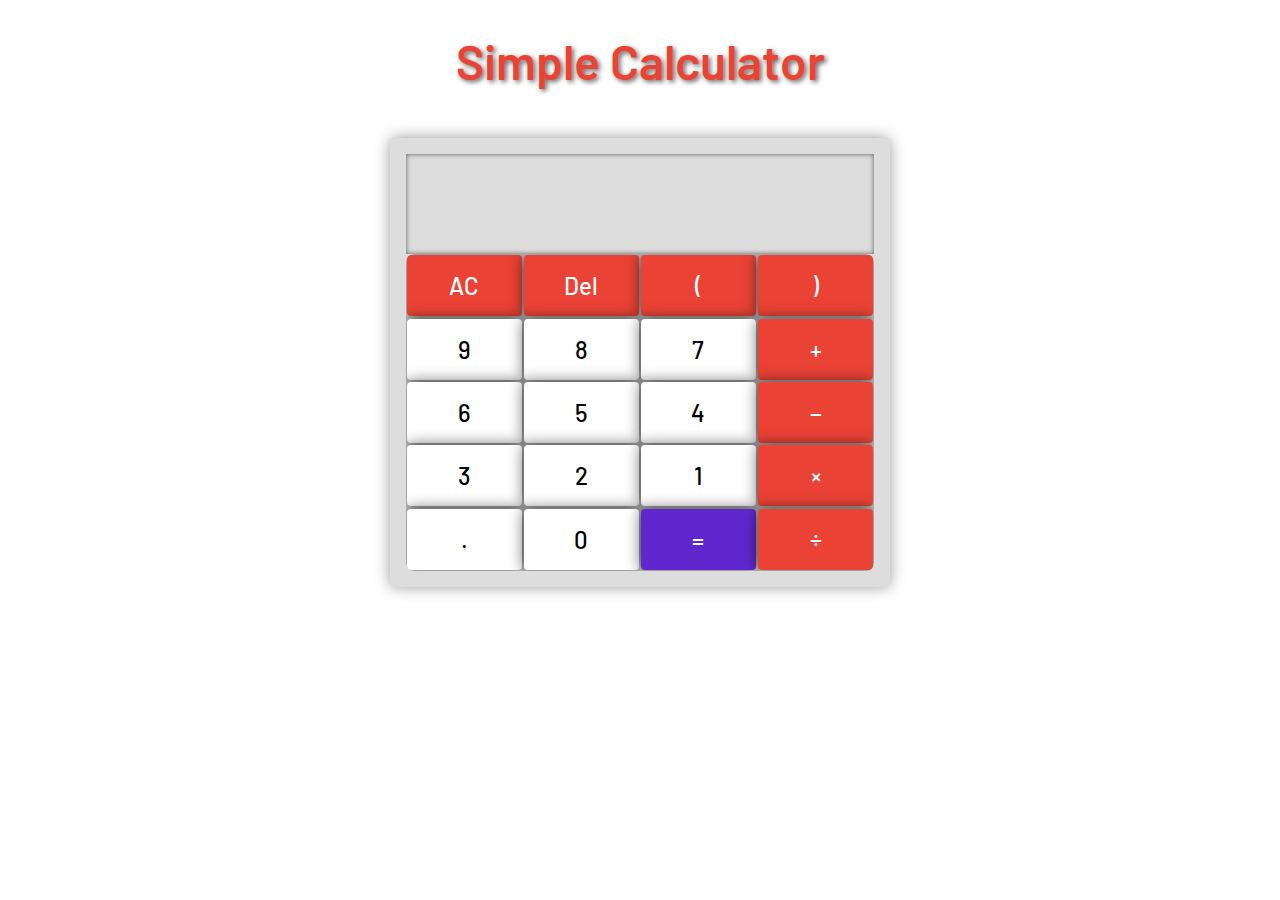
<file: 05-simple-calculator/index.html>
<!DOCTYPE html>
<html lang="en">

<head>
  <meta charset="UTF-8">
  <meta http-equiv="X-UA-Compatible" content="IE=edge">
  <meta name="viewport" content="width=device-width, initial-scale=1.0">
  <link rel="shortcut icon" href="./images/favicon.png" type="image/x-icon">
  <title>Simple Calculator</title>
  <!-- Google Fonts CSS -->
  <link rel="preconnect" href="https://fonts.googleapis.com">
  <link rel="preconnect" href="https://fonts.gstatic.com" crossorigin>
  <link
    href="https://fonts.googleapis.com/css2?family=Barlow:wght@400;500;600;700;800&family=Poppins:wght@300;400;500;600;700&family=Roboto+Condensed:wght@300;400;700&display=swap"
    rel="stylesheet">
  <!-- Custom CSS -->
  <link rel="stylesheet" href="./css/style.css">
</head>

<body>
  <h1 id="title">Simple Calculator</h1>
  <div id="calculator">
    <div id="display">

    </div>
    <div id="buttons">
      <button data-value="AC">AC</button>
      <button data-value="Del">Del</button>
      <button data-value="(">(</button>
      <button data-value=")">)</button>

      <button data-value="9">9</button>
      <button data-value="8">8</button>
      <button data-value="7">7</button>
      <button data-value="+">+</button>

      <button data-value="6">6</button>
      <button data-value="5">5</button>
      <button data-value="4">4</button>
      <button data-value="-">&#8722;</button>

      <button data-value="3">3</button>
      <button data-value="2">2</button>
      <button data-value="1">1</button>
      <button data-value="*">&#215;</button>

      <button data-value=".">.</button>
      <button data-value="0">0</button>
      <button data-value="=">&equals;</button>
      <button data-value="/">&#247;</button>
    </div>
  </div>
  <!-- Custom JS -->
  <script src="./js/script.js"></script>
</body>

</html>
</file>
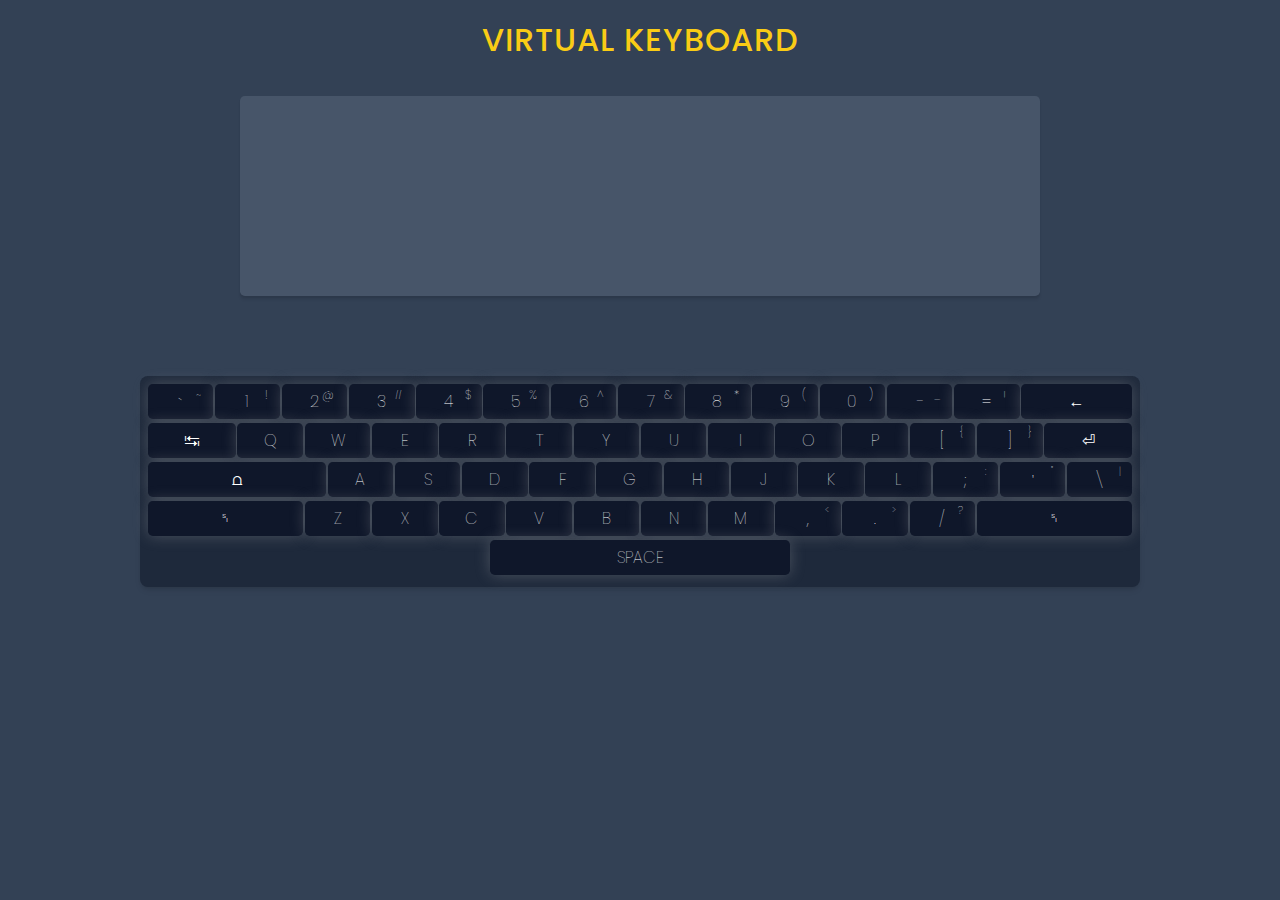
<file: 09-virtual-keyboard/index.html>
<!DOCTYPE html>
<html lang="en">

<head>
    <meta charset="UTF-8">
    <meta http-equiv="X-UA-Compatible" content="IE=edge">
    <meta name="viewport" content="width=device-width, initial-scale=1.0">
    <link rel="shortcut icon" href="./images/favicon.png" type="image/x-icon">
    <title>Virtual KeyBoard</title>
    <!-- Google Fonts CSS -->
    <link rel="preconnect" href="https://fonts.googleapis.com">
    <link rel="preconnect" href="https://fonts.gstatic.com" crossorigin>
    <link
        href="https://fonts.googleapis.com/css2?family=Barlow:wght@400;500;600;700;800&family=Poppins:wght@300;400;500;600;700&family=Roboto+Condensed:wght@300;400;700&display=swap"
        rel="stylesheet">

    <!-- Custom CSS -->
    <link rel="stylesheet" href="./css/style.css">
</head>

<body>
    <!-- 
    Shift-> data-key
    Without Shift -> data-key-2
    -->
    <div class="container">
        <h1 class="heading">Virtual KeyBoard</h1>
        <!-- -----Start Display----- -->
        <div class="display">
            <span class="textBox">
                <pre class="text"></pre>
            </span>
        </div>
        <!-- -----End Display----- -->
        <!-- -----Start KeyBoard----- -->
        <div class="keyboard">
            <div class="row row-1">
                <div class="key" data-key="~" data-key2="`" style="font-size: 1rem;"><span
                        style="margin-top: 5px;">`</span> <span>~</span></div>
                <div class="key" data-key="!" data-key2="1"><span>1</span><span>!</span></div>
                <div class="key" data-key="@" data-key2="2"><span>2</span><span>@</span></div>
                <div class="key" data-key="#" data-key2="3"><span>3</span><span>#</span></div>
                <div class="key" data-key="$" data-key2="4"><span>4</span><span>$</span></div>
                <div class="key" data-key="%" data-key2="5"><span>5</span><span>%</span></div>
                <div class="key" data-key="^" data-key2="6"><span>6</span><span>^</span></div>
                <div class="key" data-key="&" data-key2="7"><span>7</span><span>&</span></div>
                <div class="key" data-key="*" data-key2="8"><span>8</span><span>*</span></div>
                <div class="key" data-key="(" data-key2="9"><span>9</span><span>(</span></div>
                <div class="key" data-key=")" data-key2="0"><span>0</span><span>)</span></div>
                <div class="key" data-key="_" data-key2="-"><span>&minus;</span><span>_</span></div>
                <div class="key" data-key="+" data-key2="="><span>&equals;</span><span>&plus;</span></div>
                <div class="key" data-key="back">&larr;</div>
                <!-- <div class="key" data-key="back"><i class="fa-solid fa-arrow-left-long"></i></div> -->
            </div>
            <div class="row row-2">
                <div class="key" data-key="tab">&#11134;</div>
                <div class="key" data-key="Q">Q</div>
                <div class="key" data-key="W">W</div>
                <div class="key" data-key="E">E</div>
                <div class="key" data-key="R">R</div>
                <div class="key" data-key="T">T</div>
                <div class="key" data-key="Y">Y</div>
                <div class="key" data-key="U">U</div>
                <div class="key" data-key="I">I</div>
                <div class="key" data-key="O">O</div>
                <div class="key" data-key="P">P</div>
                <div class="key" data-key="{" data-key2="["><span>[</span><span>{</span></div>
                <div class="key" data-key="}" data-key2="]"><span>]</span><span>}</span></div>
                <div class="key" data-key="enter">&#9166;</div>
            </div>
            <div class="row row-3">
                <div class="key" data-key="caps">&#10829;</div>
                <div class="key" data-key="A">A</div>
                <div class="key" data-key="S">S</div>
                <div class="key" data-key="D">D</div>
                <div class="key" data-key="F">F</div>
                <div class="key" data-key="G">G</div>
                <div class="key" data-key="H">H</div>
                <div class="key" data-key="J">J</div>
                <div class="key" data-key="K">K</div>
                <div class="key" data-key="L">L</div>
                <div class="key" data-key=":" data-key2=";"><span>;</span><span>:</span></div>
                <div class="key" data-key='"' data-key2="'" style="font-size: 1rem;"><span
                        style="margin-top: 5px;">'</span><span>"</span></div>
                <div class="key" data-key="|" data-key2="\"><span>\</span><span>|</span></div>
            </div>
            <div class="row row-4">
                <div class="key" data-shift="left" data-key="shift">&#9231;</div>
                <div class="key" data-key="Z">Z</div>
                <div class="key" data-key="X">X</div>
                <div class="key" data-key="C">C</div>
                <div class="key" data-key="V">V</div>
                <div class="key" data-key="B">B</div>
                <div class="key" data-key="N">N</div>
                <div class="key" data-key="M">M</div>
                <div class="key" data-key="lt" data-key2=","><span>,</span><span>&lt;</span></div>
                <div class="key" data-key="gt" data-key2="."><span>.</span><span>&gt;</span></div>
                <div class="key" data-key="?" data-key2="/"><span>/</span><span>?</span></div>
                <div class="key" data-shift="right" data-key="shift">&#9231;</div>
            </div>
            <div class="row row-5">
                <div class="key space-bar" data-key=" ">SPACE</div>
            </div>
        </div>
        <!-- -----End KeyBoard----- -->
    </div>

    <!-- Custom JS -->
    <script src="./js/script.js"></script>
</body>

</html>
</file>
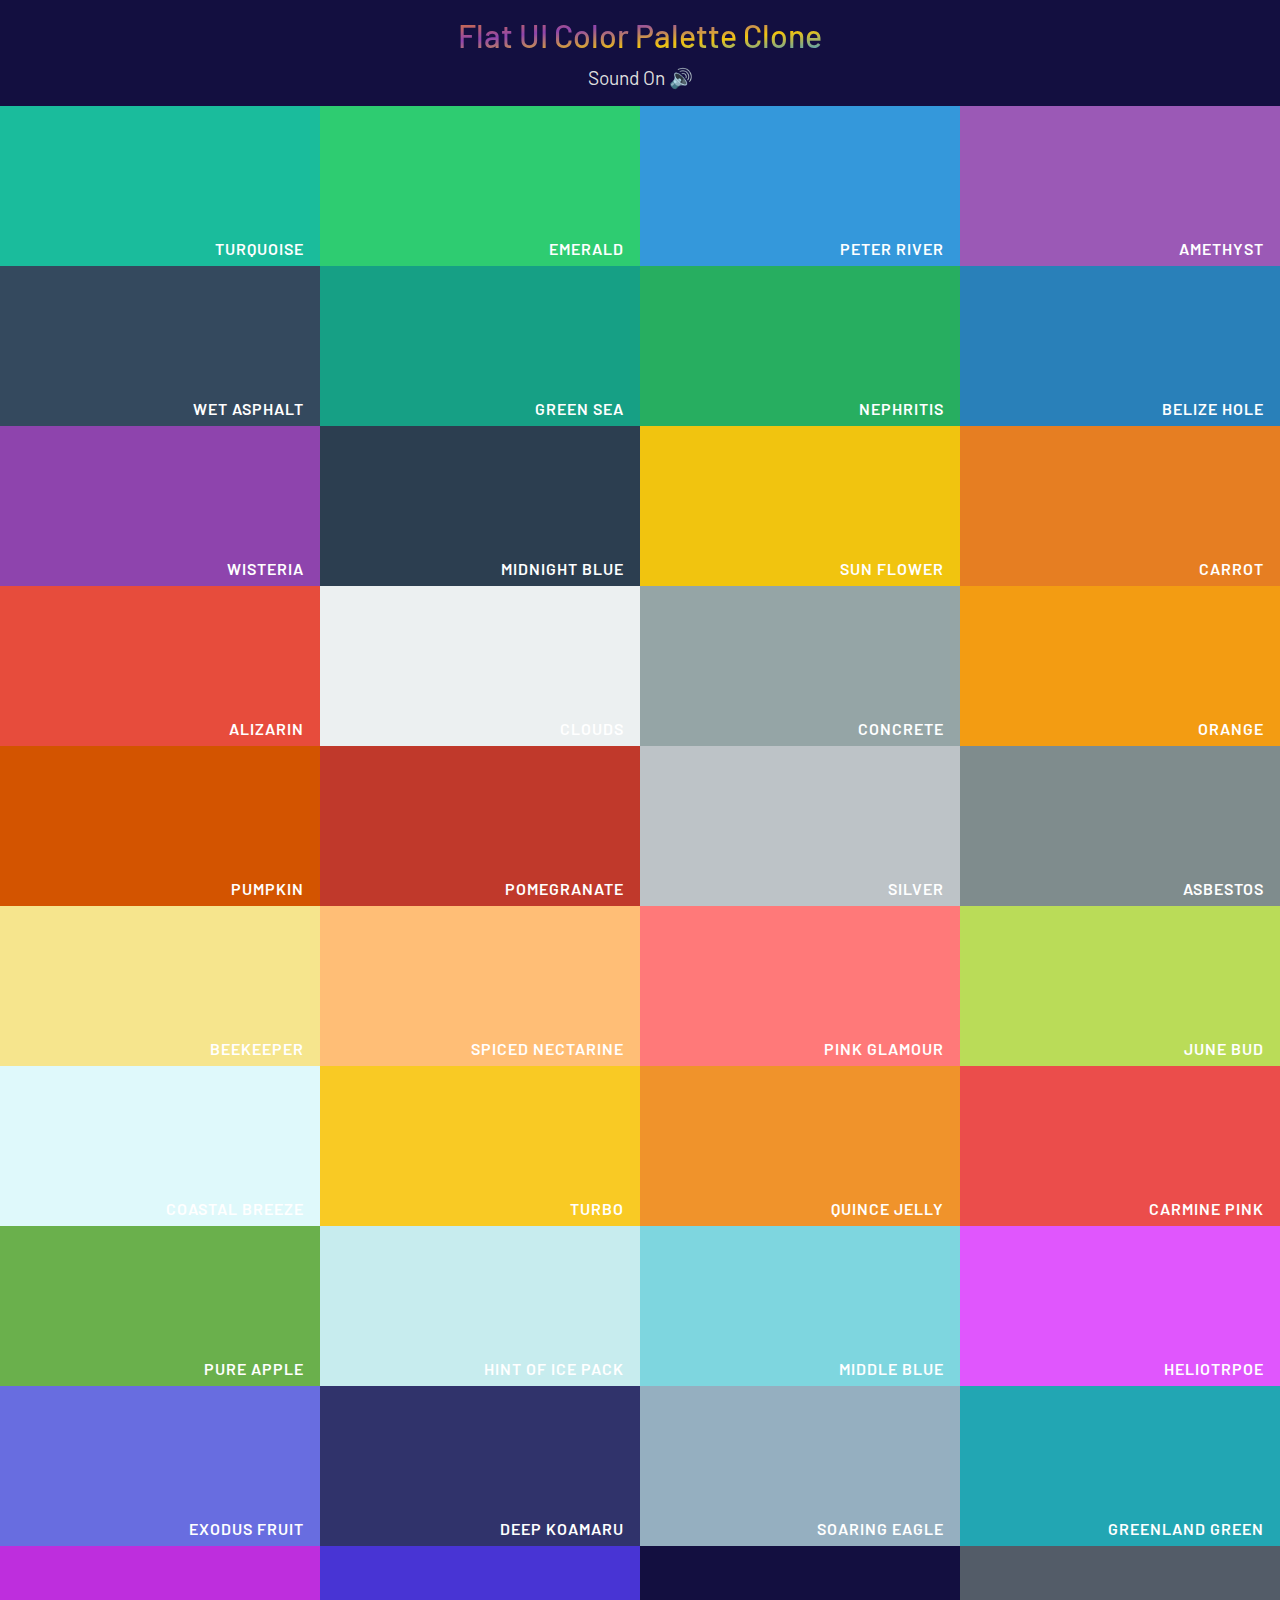
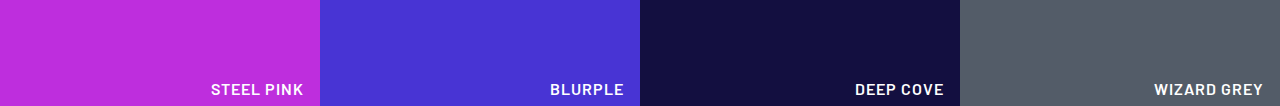
<file: 10-flat-ui-color-palette/index.html>
<!DOCTYPE html>
<html>

<head>
  <meta charset="UTF-8">
  <meta name="viewport" content="width=device-width, initial-scale=1">
  <meta http-equiv="X-UA-Compatible" content="ie=edge">
  <link rel="shortcut icon" href="./images/favicon.png" type="image/x-icon">
  <title>Flat Ui Color Palette</title>
  <!-- Google Fonts CSS -->
  <link rel="preconnect" href="https://fonts.googleapis.com">
  <link rel="preconnect" href="https://fonts.gstatic.com" crossorigin>
  <link
    href="https://fonts.googleapis.com/css2?family=Barlow:wght@400;500;600;700;800&family=Poppins:wght@300;400;500;600;700&family=Roboto+Condensed:wght@300;400;700&display=swap"
    rel="stylesheet">
  <!-- Custom CSS -->
  <link rel="stylesheet" href="./css/style.css">
</head>

<body>

  <!-- Header Section Start -->
  <header>
    <h1>Flat UI Color Palette Clone</h1>
    <button id="soundBtn">Sound On 🔊</button>
  </header>
  <!-- Header Section End -->


  <!-- main Section Start -->
  <main>
    <div id="colorPalette"></div>
    <div id="overlay">
      <div id="comment"></div>
      <div id="hexColorCode"></div>
    </div>
  </main>
  <!-- main Section End -->

  <!-- Custom JS -->
  <script src="./js/script.js"></script>
</body>

</html>
</file>
<file: 05-simple-calculator/css/style.css>
:root {
    --width: 500px;
}

* {
    margin: 0;
    padding: 0;
    box-sizing: border-box;
    font-family: 'Barlow', sans-serif;
    user-select: none;
}

#title {
    font-weight: 600;
    font-size: 3rem;
    text-align: center;
    margin-top: 2rem;
    color: #EA4335;
    text-shadow: 2px 2px 5px #0000009d;
}

#calculator {
    max-width: var(--width);
    width: 95%;
    margin: 3rem auto;
    border-radius: .35rem;
    box-shadow: 0 0 15px 0 #00000067;
    overflow: hidden;
    border: 10px solid #ddd;
    background-color: #ddd;
    padding: .35rem;
}

#display {
    width: 100%;
    padding: 1rem;
    background-color: #ddd;
    font-weight: 500;
    min-height: 100px;
    display: flex;
    align-items: center;
    justify-content: flex-end;
    font-size: 2rem;
    box-shadow: inset 0 0 5px 0 #00000097;
    overflow: hidden;
}

#buttons {
    display: grid;
    grid-template-columns: repeat(4, 1fr);
    padding: .1rem;
    gap: 0.15rem;
    overflow: hidden;
    border-radius: .5rem;
}

#buttons button {
    padding: 1rem 0;
    font-weight: 500;
    font-size: 1.5rem;
    border: none;
    outline: none;
    box-shadow: 0 0 15px 0 #0000009d;
    cursor: pointer;
    background-color: #fff;
    border-radius: 0.25rem;
}

#buttons button:nth-of-type(1),
#buttons button:nth-of-type(2),
#buttons button:nth-of-type(3),
#buttons button:nth-of-type(4),
#buttons button:nth-of-type(8),
#buttons button:nth-of-type(12),
#buttons button:nth-of-type(16),
#buttons button:nth-of-type(20) {
    background-color: #EA4335;
    color: #fff;
}


#buttons button:nth-of-type(19) {
    background-color: #5f27cd;
    color: #fff;
}
</file>
<file: 09-virtual-keyboard/css/style.css>
* {
    margin: 0;
    padding: 0;
    box-sizing: border-box;
    user-select: none;
    font-family: 'Poppins', sans-serif;
}

body {
    background-color: #334155;
}

.container {
    width: 95%;
    max-width: 1320px;
    margin: 0 auto;
}

.heading {
    font-size: 2rem;
    color: #FACC15;
    text-transform: uppercase;
    text-align: center;
    margin-top: 1rem;
    letter-spacing: 1px;
    font-weight: 500;
}

.display {
    background-color: rgb(71 85 105);
    box-shadow: 0 4px 3px rgb(0 0 0 / 0.07), 0 2px 2px rgb(0 0 0 / 0.06);
    max-width: 800px;
    min-height: 200px;
    margin: 2rem auto 5rem;
    width: 95%;
    padding: .5rem;
    border-radius: .3rem;
}

.textBox {
    position: relative;
    display: inline-block;
}

.text {
    position: relative;
    font-size: 1.75rem;
    display: inline-block;
    min-height: 3rem;
    color: rgb(203 213 225);
    text-wrap: wrap;
    font-weight: 200;
}


.keyboard {
    max-width: 1000px;
    width: 100%;
    margin: 0 auto;
    padding: .5rem;
    border-radius: .5rem;
    box-shadow: 0 4px 6px -1px rgb(0 0 0 / 0.1), 0 2px 4px -2px rgb(0 0 0 / 0.1);
    ;
    background-color: rgb(30 41 59);
}

.row {
    display: flex;
    justify-content: center;
    gap: 0.1rem;
    margin-bottom: 0.25rem;
}

.key {
    flex-basis: 6.67%;
    min-height: 35px;
    background-color: #0F172A;
    color: white;
    cursor: pointer;
    display: flex;
    justify-content: center;
    align-items: center;
    border-radius: .3rem;
    box-shadow: 0px 0px 15px 0px #b6b6b64b;
    font-weight: 100;
    position: relative;
    font-size: .75rem;
    padding: .15rem;
}

.row-1 .key:first-child, .row-3 .key:last-child {
    max-width: 50px;
}

.key span:last-child {
    position: absolute;
    top: .15rem;
    right: .25rem;
    display: inline-block;
    max-height: fit-content;
    font-size: .65rem;
}

.row-1 .key span:last-child {
    font-size: .5rem;
}

.row-3 .key:last-child span:last-child {
    right: .75rem;
}

.key:first-child, .key:last-child {
    flex-grow: 1;
}

.key.space-bar {
    max-width: 300px;
    flex-basis: 40%;
}

/* Media Query Start */
@media screen and (min-width: 600px) {
    .key span:last-child {
        right: .5rem;
    }

    .row-1 .key span:last-child {
        font-size: .75rem;
    }
}

@media screen and (min-width: 768px) {
    .key {
        font-size: 1rem;
    }

    .row-1 .key:first-child, .row-3 .key:last-child {
        max-width: 65px;
    }

    .key span:last-child {
        right: .75rem;
    }

}

/* Media Query End */
</file>
<file: 10-flat-ui-color-palette/css/style.css>
* {
    margin: 0;
    padding: 0;
    box-sizing: border-box;
    font-family: 'Barlow', sans-serif;
}

header {
    width: 100%;
    background-color: #fff;
    box-shadow: 0 1px 5px 0 #ddd;
    padding: 1rem;
    display: flex;
    gap: .75rem;
    flex-direction: column;
    justify-content: space-between;
    align-items: center;
    background-color: #130f40;
}

header h1 {
    font-weight: 500;
    color: transparent;
    background: linear-gradient(to right bottom, #e67e22, #8e44ad, #f1c40f, #3498db);
    background-clip: text;
    text-align: center;
}

button {
    background-color: transparent;
    border: none;
    outline: none;
    font-size: 1.2rem;
    cursor: pointer;
    color: #ddd;
}

#colorPalette {
    display: grid;
    grid-template-columns: repeat(auto-fit, minmax(20rem, 1fr));
    grid-auto-rows: 10rem;
}

.color-box {
    cursor: pointer;
    position: relative;
}

.copy-text-box {
    position: absolute;
    top: 50%;
    left: 50%;
    transform: translate(-50%, -50%) scale(0);
    box-shadow: 0 0 3px 0 #ddddddb4;
    border: 2px solid #dddddd97;
    padding: .6rem 2.5rem;
    border-radius: 3px;
    background-color: transparent;
    color: #fff;
    text-transform: uppercase;
    font-size: 1.2rem;
    font-weight: 500;
    transition: all .3s ease;
}

.color-box:hover .copy-text-box {
    transform: translate(-50%, -50%) scale(1);
}

.color-name-box {
    position: absolute;
    bottom: .5rem;
    right: 1rem;
    color: #fff;
    text-transform: uppercase;
    letter-spacing: 1px;
    font-weight: 600;
}

#overlay {
    width: 100%;
    height: 100vh;
    background-color: rgba(0, 0, 0, 0.8);
    position: fixed;
    top: 0;
    left: 0;
    display: flex;
    justify-content: center;
    align-items: center;
    flex-direction: column;
    gap: 5rem;
    color: #fff;
    letter-spacing: 2px;
    visibility: hidden;
    transition: all .3s ease;
}

#comment {
    background-color: #ffffff34;
    color: #fff;
    width: 100%;
    text-align: center;
    padding: 1rem;
    font-size: 3rem;
    text-transform: uppercase;
    /* transition: all .3s ease; */
    /* Main Comment: Transition is needed when going, thats why transition is not used here, it has been used in js(when it will go). */
}

#hexColorCode {
    font-size: 1.5rem;
    /* transition: all .3s ease; */
    /* See Main Comment */
}
</file>
